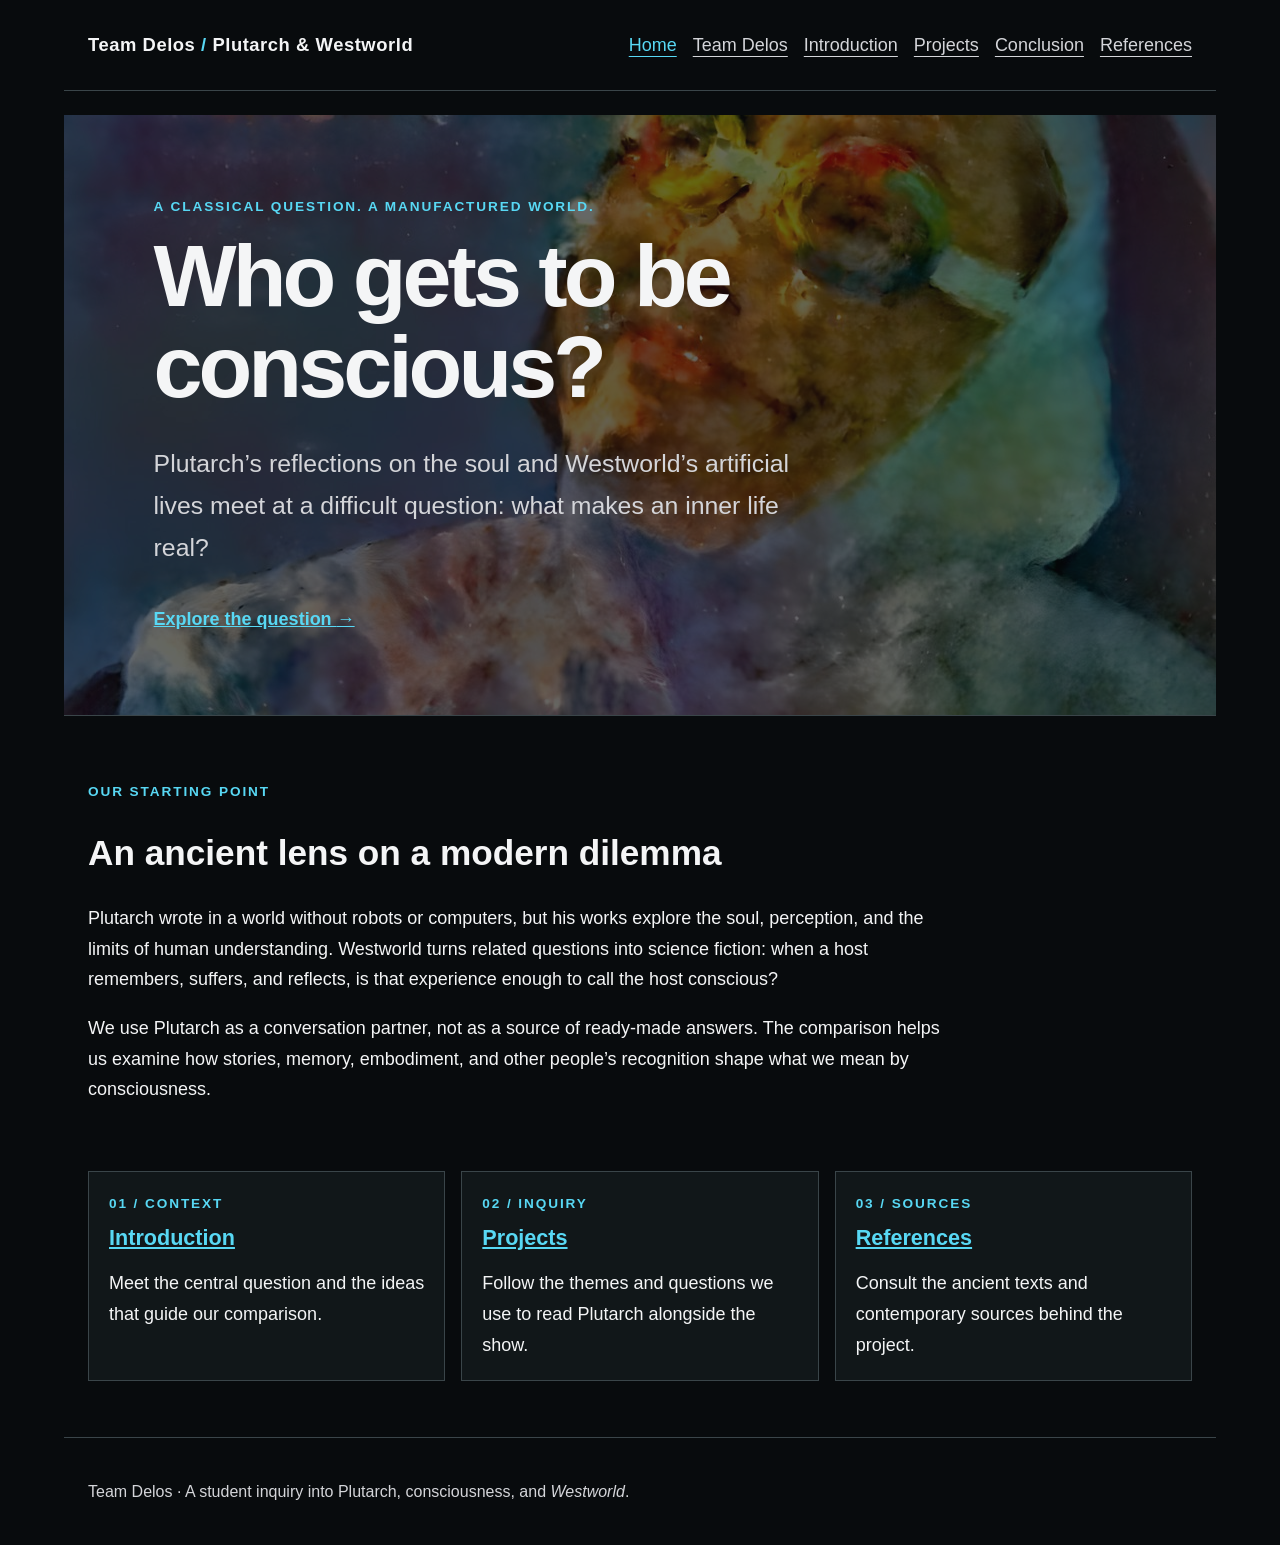
<file: index.html>
<!DOCTYPE html>
<html lang="en">
<head>
  <meta charset="utf-8">
  <meta name="viewport" content="width=device-width, initial-scale=1">
  <title>Plutarch, Consciousness &amp; Westworld</title>
  <link rel="stylesheet" href="styles.css">
</head>
<body>
  <a class="skip-link" href="#main">Skip to main content</a>

  <header class="site-header">
    <p class="site-title"><a href="index.html">Team Delos <span aria-hidden="true">/</span> Plutarch &amp; Westworld</a></p>
    <nav aria-label="Main navigation">
      <ul>
        <li><a href="index.html" aria-current="page">Home</a></li>
        <li><a href="team.html">Team Delos</a></li>
        <li><a href="introduction.html">Introduction</a></li>
        <li><a href="projects.html">Projects</a></li>
        <li><a href="conclusion.html">Conclusion</a></li>
        <li><a href="references.html">References</a></li>
      </ul>
    </nav>
  </header>

  <main id="main">
    <section class="hero" aria-labelledby="page-title">
      <img class="cover-image" src="images/Site_Cover_Page" alt="Cover artwork for Team Delos's project on Plutarch, consciousness, and Westworld">
      <p class="eyebrow">A classical question. A manufactured world.</p>
      <h1 id="page-title">Who gets to be conscious?</h1>
      <p class="lead">Plutarch’s reflections on the soul and Westworld’s artificial lives meet at a difficult question: what makes an inner life real?</p>
      <a class="text-link" href="introduction.html">Explore the question <span aria-hidden="true">→</span></a>
    </section>

    <section class="content-section" aria-labelledby="perspective-title">
      <p class="eyebrow">Our starting point</p>
      <h2 id="perspective-title">An ancient lens on a modern dilemma</h2>
      <p>Plutarch wrote in a world without robots or computers, but his works explore the soul, perception, and the limits of human understanding. Westworld turns related questions into science fiction: when a host remembers, suffers, and reflects, is that experience enough to call the host conscious?</p>
      <p>We use Plutarch as a conversation partner, not as a source of ready-made answers. The comparison helps us examine how stories, memory, embodiment, and other people’s recognition shape what we mean by consciousness.</p>
    </section>

    <section class="feature-grid" aria-label="Explore the site">
      <article class="feature-card"><p class="eyebrow">01 / Context</p><h2><a href="introduction.html">Introduction</a></h2><p>Meet the central question and the ideas that guide our comparison.</p></article>
      <article class="feature-card"><p class="eyebrow">02 / Inquiry</p><h2><a href="projects.html">Projects</a></h2><p>Follow the themes and questions we use to read Plutarch alongside the show.</p></article>
      <article class="feature-card"><p class="eyebrow">03 / Sources</p><h2><a href="references.html">References</a></h2><p>Consult the ancient texts and contemporary sources behind the project.</p></article>
    </section>
  </main>

  <footer class="site-footer">
    <p>Team Delos · A student inquiry into Plutarch, consciousness, and <cite>Westworld</cite>.</p>
  </footer>
</body>
</html>
</file>
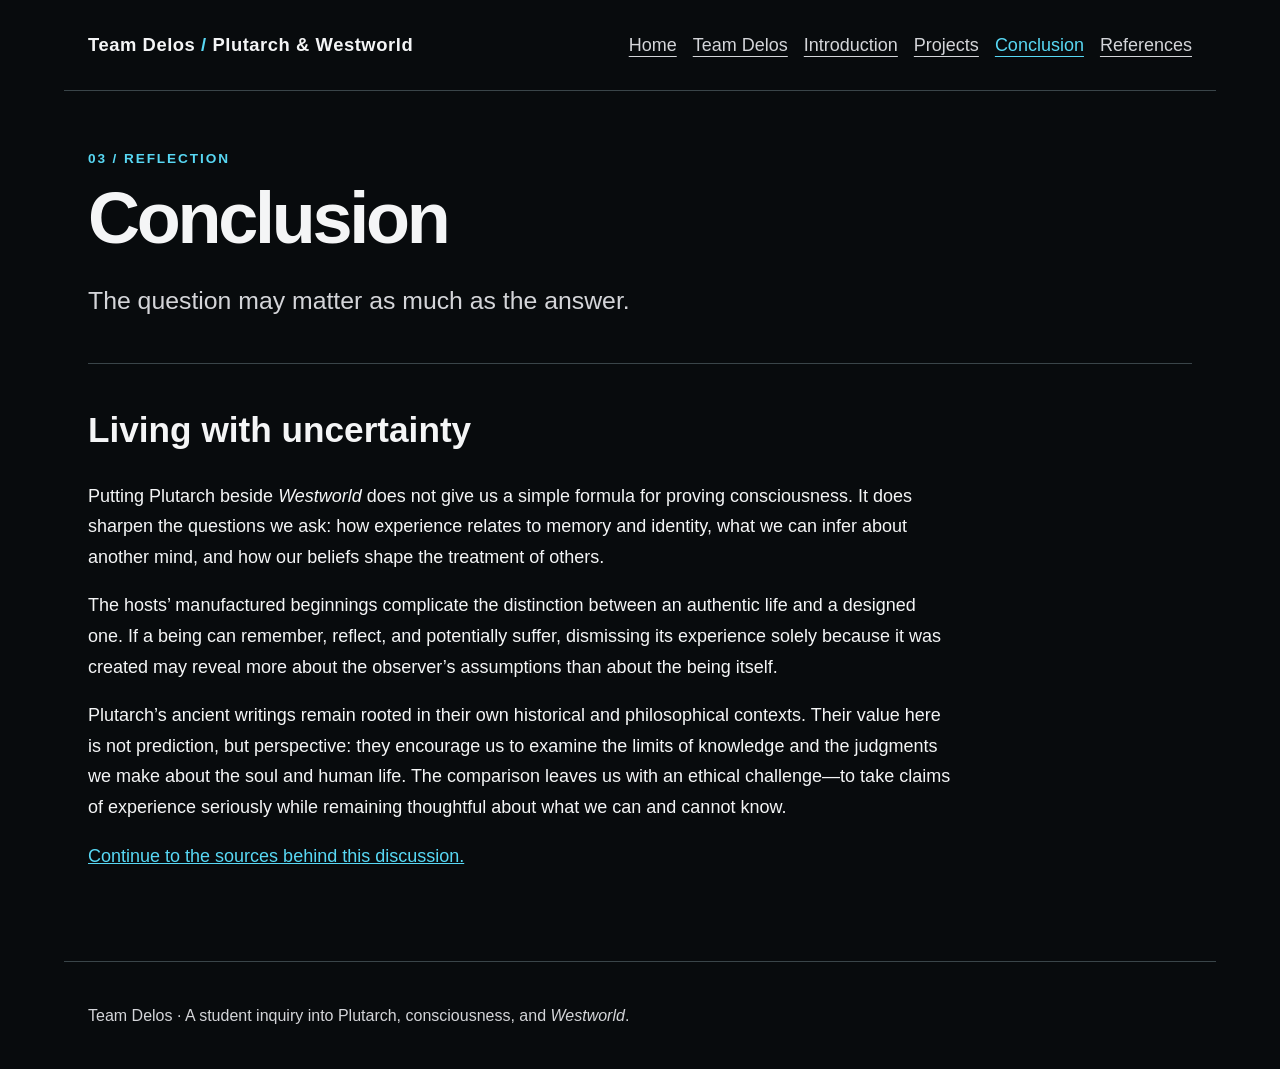
<file: conclusion.html>
<!DOCTYPE html>
<html lang="en">
<head>
  <meta charset="utf-8">
  <meta name="viewport" content="width=device-width, initial-scale=1">
  <title>Conclusion | Plutarch &amp; Westworld</title>
  <link rel="stylesheet" href="styles.css">
</head>
<body>
  <a class="skip-link" href="#main">Skip to main content</a>
  <header class="site-header">
    <p class="site-title"><a href="index.html">Team Delos <span aria-hidden="true">/</span> Plutarch &amp; Westworld</a></p>
    <nav aria-label="Main navigation"><ul>
      <li><a href="index.html">Home</a></li><li><a href="team.html">Team Delos</a></li><li><a href="introduction.html">Introduction</a></li><li><a href="projects.html">Projects</a></li><li><a href="conclusion.html" aria-current="page">Conclusion</a></li><li><a href="references.html">References</a></li>
    </ul></nav>
  </header>
  <main id="main">
    <header class="page-heading"><p class="eyebrow">03 / Reflection</p><h1>Conclusion</h1><p class="lead">The question may matter as much as the answer.</p></header>
    <article class="page-content">
      <h2>Living with uncertainty</h2>
      <p>Putting Plutarch beside <cite>Westworld</cite> does not give us a simple formula for proving consciousness. It does sharpen the questions we ask: how experience relates to memory and identity, what we can infer about another mind, and how our beliefs shape the treatment of others.</p>
      <p>The hosts’ manufactured beginnings complicate the distinction between an authentic life and a designed one. If a being can remember, reflect, and potentially suffer, dismissing its experience solely because it was created may reveal more about the observer’s assumptions than about the being itself.</p>
      <p>Plutarch’s ancient writings remain rooted in their own historical and philosophical contexts. Their value here is not prediction, but perspective: they encourage us to examine the limits of knowledge and the judgments we make about the soul and human life. The comparison leaves us with an ethical challenge—to take claims of experience seriously while remaining thoughtful about what we can and cannot know.</p>
      <p><a href="references.html">Continue to the sources behind this discussion.</a></p>
    </article>
  </main>
  <footer class="site-footer"><p>Team Delos · A student inquiry into Plutarch, consciousness, and <cite>Westworld</cite>.</p></footer>
</body>
</html>
</file>
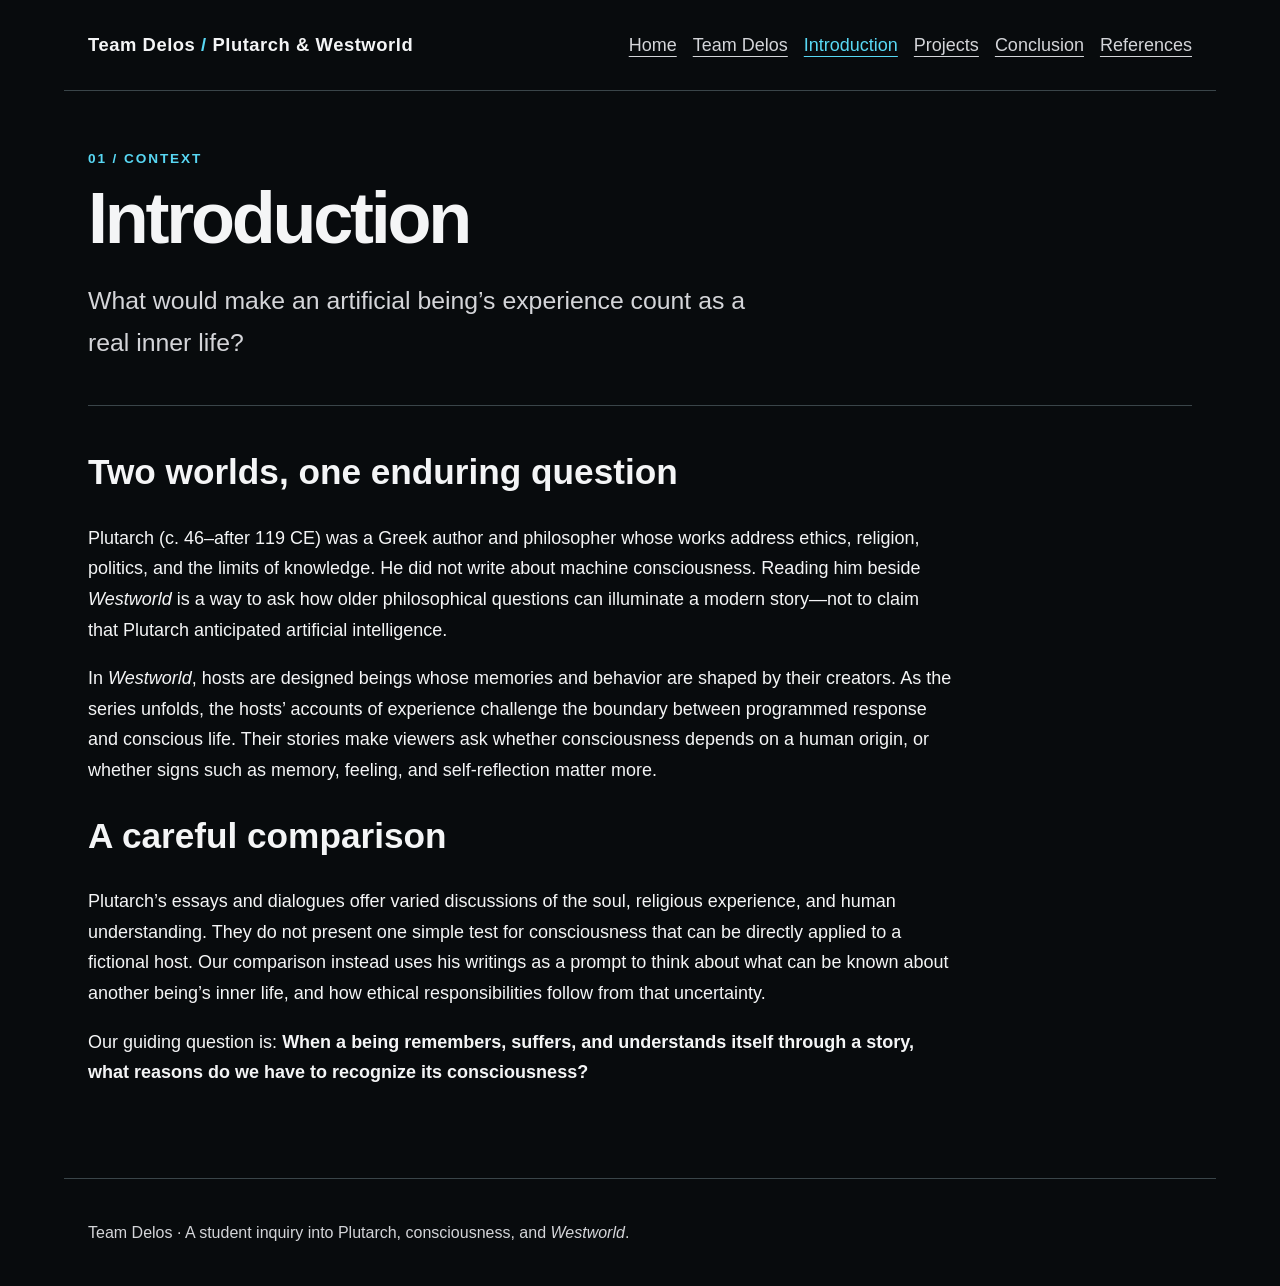
<file: introduction.html>
<!DOCTYPE html>
<html lang="en">
<head>
  <meta charset="utf-8">
  <meta name="viewport" content="width=device-width, initial-scale=1">
  <title>Introduction | Plutarch &amp; Westworld</title>
  <link rel="stylesheet" href="styles.css">
</head>
<body>
  <a class="skip-link" href="#main">Skip to main content</a>
  <header class="site-header">
    <p class="site-title"><a href="index.html">Team Delos <span aria-hidden="true">/</span> Plutarch &amp; Westworld</a></p>
    <nav aria-label="Main navigation"><ul>
      <li><a href="index.html">Home</a></li><li><a href="team.html">Team Delos</a></li><li><a href="introduction.html" aria-current="page">Introduction</a></li><li><a href="projects.html">Projects</a></li><li><a href="conclusion.html">Conclusion</a></li><li><a href="references.html">References</a></li>
    </ul></nav>
  </header>
  <main id="main">
    <header class="page-heading"><p class="eyebrow">01 / Context</p><h1>Introduction</h1><p class="lead">What would make an artificial being’s experience count as a real inner life?</p></header>
    <article class="page-content">
      <h2>Two worlds, one enduring question</h2>
      <p>Plutarch (c. 46–after 119 CE) was a Greek author and philosopher whose works address ethics, religion, politics, and the limits of knowledge. He did not write about machine consciousness. Reading him beside <cite>Westworld</cite> is a way to ask how older philosophical questions can illuminate a modern story—not to claim that Plutarch anticipated artificial intelligence.</p>
      <p>In <cite>Westworld</cite>, hosts are designed beings whose memories and behavior are shaped by their creators. As the series unfolds, the hosts’ accounts of experience challenge the boundary between programmed response and conscious life. Their stories make viewers ask whether consciousness depends on a human origin, or whether signs such as memory, feeling, and self-reflection matter more.</p>
      <h2>A careful comparison</h2>
      <p>Plutarch’s essays and dialogues offer varied discussions of the soul, religious experience, and human understanding. They do not present one simple test for consciousness that can be directly applied to a fictional host. Our comparison instead uses his writings as a prompt to think about what can be known about another being’s inner life, and how ethical responsibilities follow from that uncertainty.</p>
      <p>Our guiding question is: <strong>When a being remembers, suffers, and understands itself through a story, what reasons do we have to recognize its consciousness?</strong></p>
    </article>
  </main>
  <footer class="site-footer"><p>Team Delos · A student inquiry into Plutarch, consciousness, and <cite>Westworld</cite>.</p></footer>
</body>
</html>
</file>
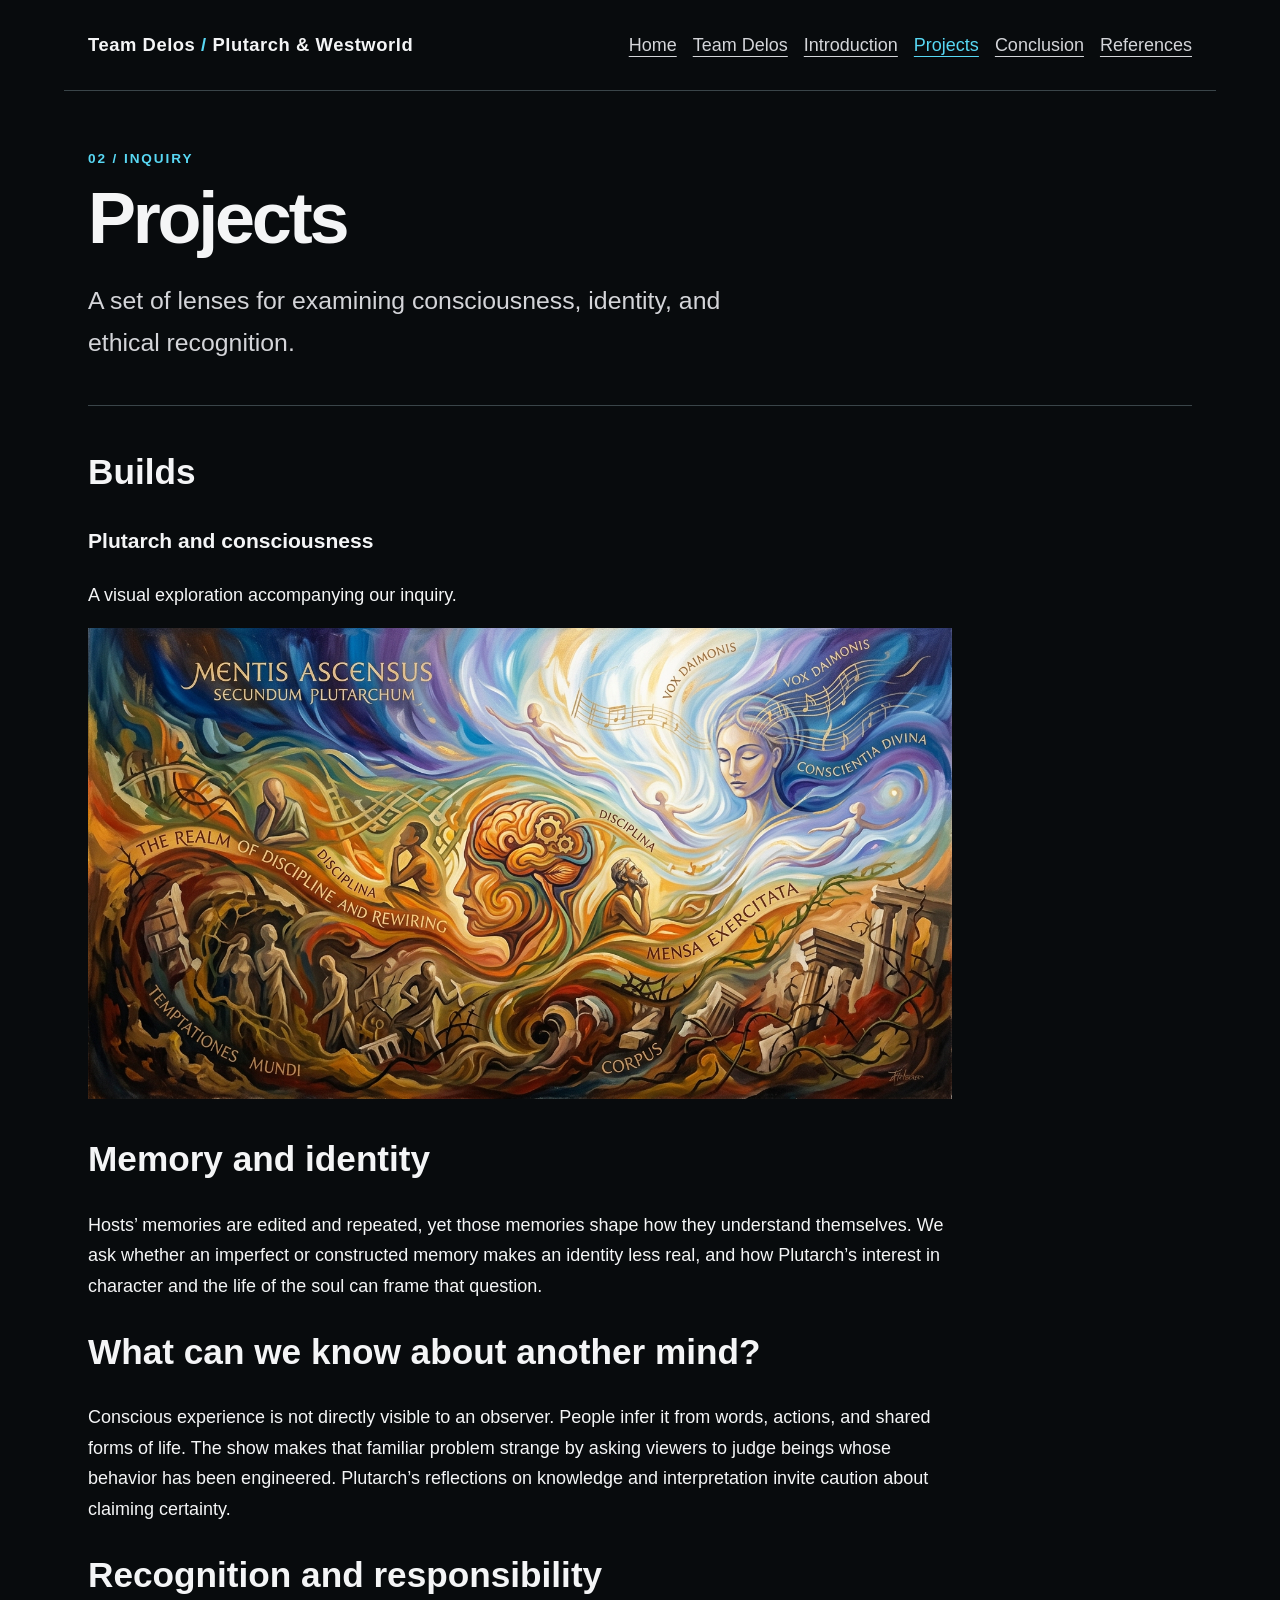
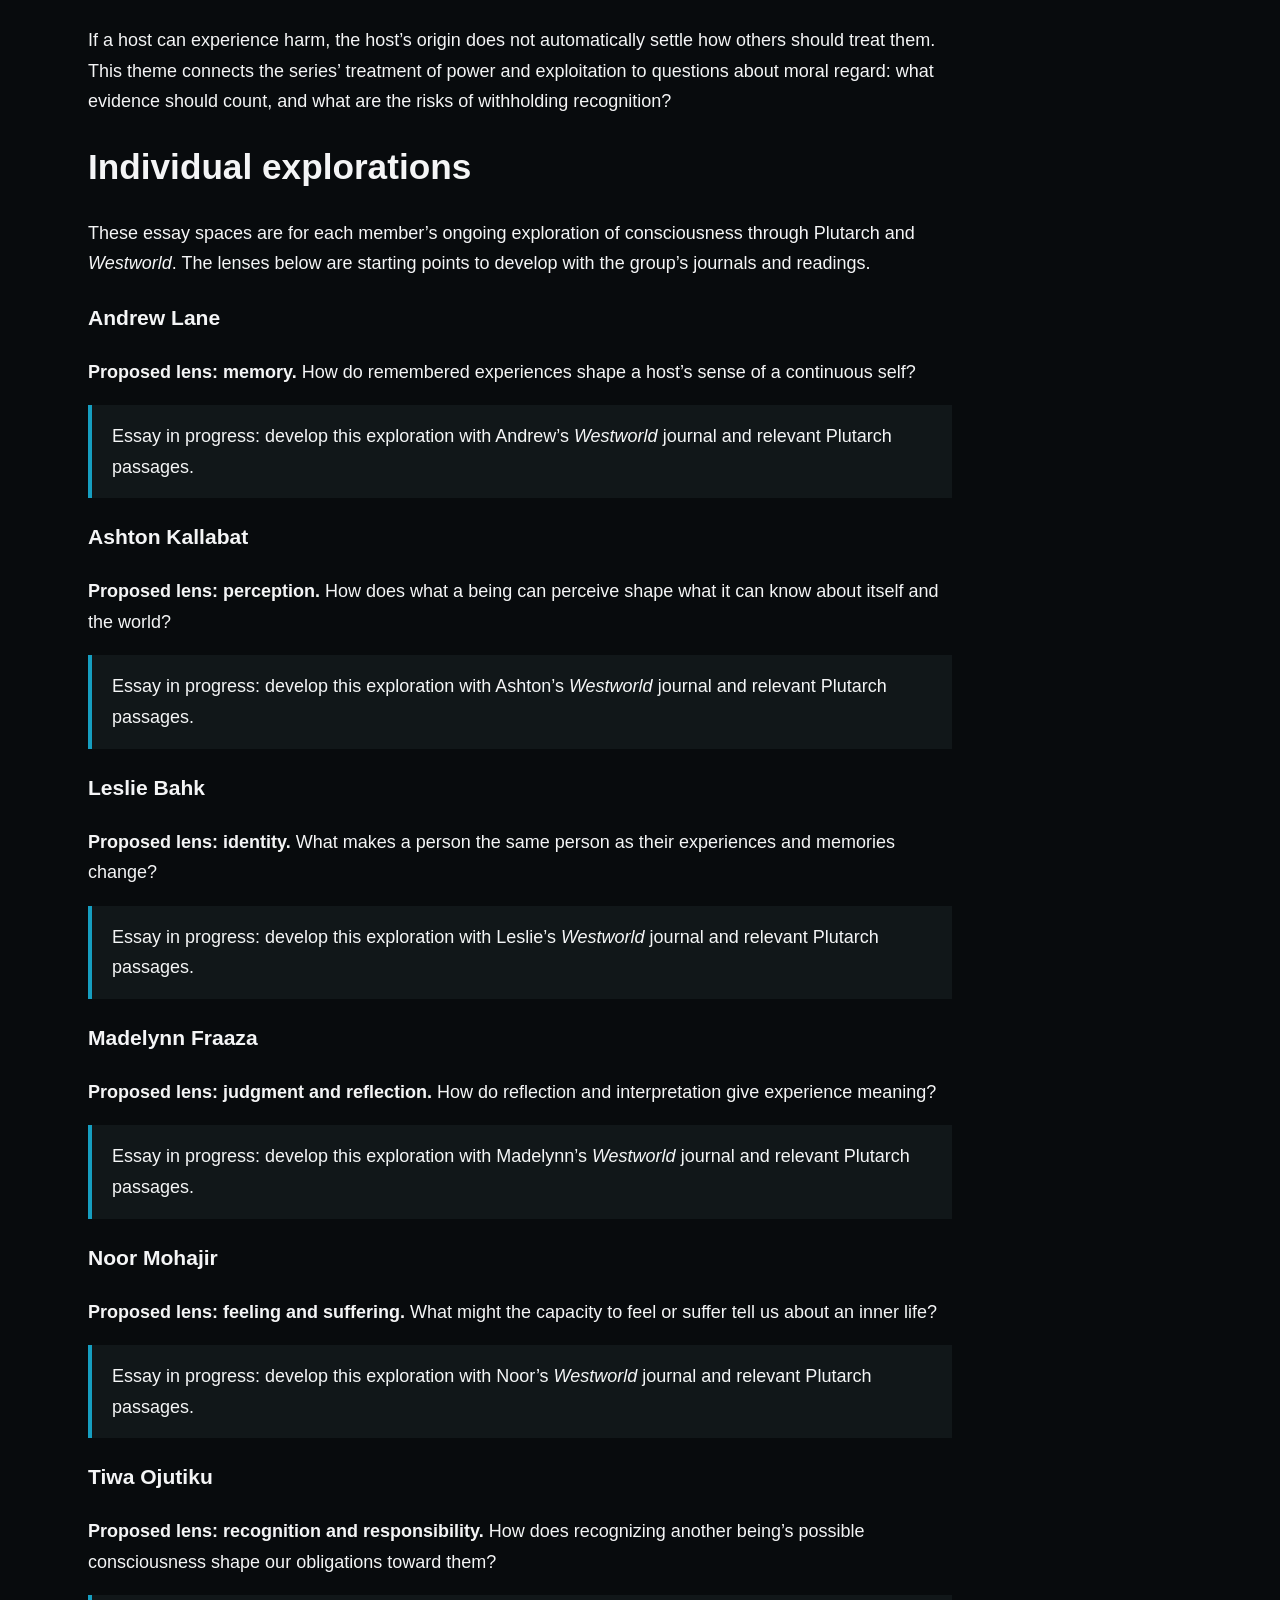
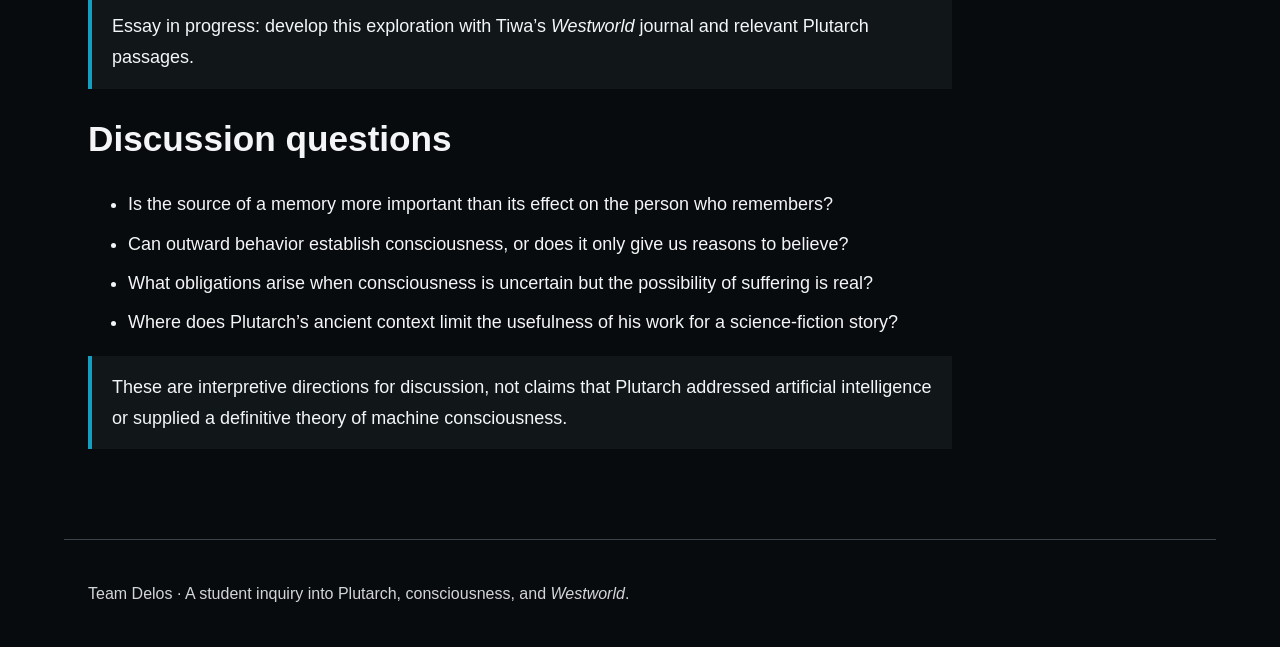
<file: projects.html>
<!DOCTYPE html>
<html lang="en">
<head>
  <meta charset="utf-8">
  <meta name="viewport" content="width=device-width, initial-scale=1">
  <title>Projects | Plutarch &amp; Westworld</title>
  <link rel="stylesheet" href="styles.css">
</head>
<body>
  <a class="skip-link" href="#main">Skip to main content</a>
  <header class="site-header">
    <p class="site-title"><a href="index.html">Team Delos <span aria-hidden="true">/</span> Plutarch &amp; Westworld</a></p>
    <nav aria-label="Main navigation"><ul>
      <li><a href="index.html">Home</a></li><li><a href="team.html">Team Delos</a></li><li><a href="introduction.html">Introduction</a></li><li><a href="projects.html" aria-current="page">Projects</a></li><li><a href="conclusion.html">Conclusion</a></li><li><a href="references.html">References</a></li>
    </ul></nav>
  </header>
  <main id="main">
    <header class="page-heading"><p class="eyebrow">02 / Inquiry</p><h1>Projects</h1><p class="lead">A set of lenses for examining consciousness, identity, and ethical recognition.</p></header>
    <section class="page-content" aria-label="Project themes">
      <h2>Builds</h2>
      <article><h3>Plutarch and consciousness</h3><p>A visual exploration accompanying our inquiry.</p><img src="images/Plutarch_Consciousness_Image" alt="Visual artwork for the project on Plutarch and consciousness"></article>
      <article><h2>Memory and identity</h2><p>Hosts’ memories are edited and repeated, yet those memories shape how they understand themselves. We ask whether an imperfect or constructed memory makes an identity less real, and how Plutarch’s interest in character and the life of the soul can frame that question.</p></article>
      <article><h2>What can we know about another mind?</h2><p>Conscious experience is not directly visible to an observer. People infer it from words, actions, and shared forms of life. The show makes that familiar problem strange by asking viewers to judge beings whose behavior has been engineered. Plutarch’s reflections on knowledge and interpretation invite caution about claiming certainty.</p></article>
      <article><h2>Recognition and responsibility</h2><p>If a host can experience harm, the host’s origin does not automatically settle how others should treat them. This theme connects the series’ treatment of power and exploitation to questions about moral regard: what evidence should count, and what are the risks of withholding recognition?</p></article>
      <h2>Individual explorations</h2>
      <p>These essay spaces are for each member’s ongoing exploration of consciousness through Plutarch and <cite>Westworld</cite>. The lenses below are starting points to develop with the group’s journals and readings.</p>
      <article><h3>Andrew Lane</h3><p><strong>Proposed lens: memory.</strong> How do remembered experiences shape a host’s sense of a continuous self?</p><p class="note">Essay in progress: develop this exploration with Andrew’s <cite>Westworld</cite> journal and relevant Plutarch passages.</p></article>
      <article><h3>Ashton Kallabat</h3><p><strong>Proposed lens: perception.</strong> How does what a being can perceive shape what it can know about itself and the world?</p><p class="note">Essay in progress: develop this exploration with Ashton’s <cite>Westworld</cite> journal and relevant Plutarch passages.</p></article>
      <article><h3>Leslie Bahk</h3><p><strong>Proposed lens: identity.</strong> What makes a person the same person as their experiences and memories change?</p><p class="note">Essay in progress: develop this exploration with Leslie’s <cite>Westworld</cite> journal and relevant Plutarch passages.</p></article>
      <article><h3>Madelynn Fraaza</h3><p><strong>Proposed lens: judgment and reflection.</strong> How do reflection and interpretation give experience meaning?</p><p class="note">Essay in progress: develop this exploration with Madelynn’s <cite>Westworld</cite> journal and relevant Plutarch passages.</p></article>
      <article><h3>Noor Mohajir</h3><p><strong>Proposed lens: feeling and suffering.</strong> What might the capacity to feel or suffer tell us about an inner life?</p><p class="note">Essay in progress: develop this exploration with Noor’s <cite>Westworld</cite> journal and relevant Plutarch passages.</p></article>
      <article><h3>Tiwa Ojutiku</h3><p><strong>Proposed lens: recognition and responsibility.</strong> How does recognizing another being’s possible consciousness shape our obligations toward them?</p><p class="note">Essay in progress: develop this exploration with Tiwa’s <cite>Westworld</cite> journal and relevant Plutarch passages.</p></article>
      <article><h2>Discussion questions</h2><ul><li>Is the source of a memory more important than its effect on the person who remembers?</li><li>Can outward behavior establish consciousness, or does it only give us reasons to believe?</li><li>What obligations arise when consciousness is uncertain but the possibility of suffering is real?</li><li>Where does Plutarch’s ancient context limit the usefulness of his work for a science-fiction story?</li></ul></article>
      <p class="note">These are interpretive directions for discussion, not claims that Plutarch addressed artificial intelligence or supplied a definitive theory of machine consciousness.</p>
    </section>
  </main>
  <footer class="site-footer"><p>Team Delos · A student inquiry into Plutarch, consciousness, and <cite>Westworld</cite>.</p></footer>
</body>
</html>
</file>
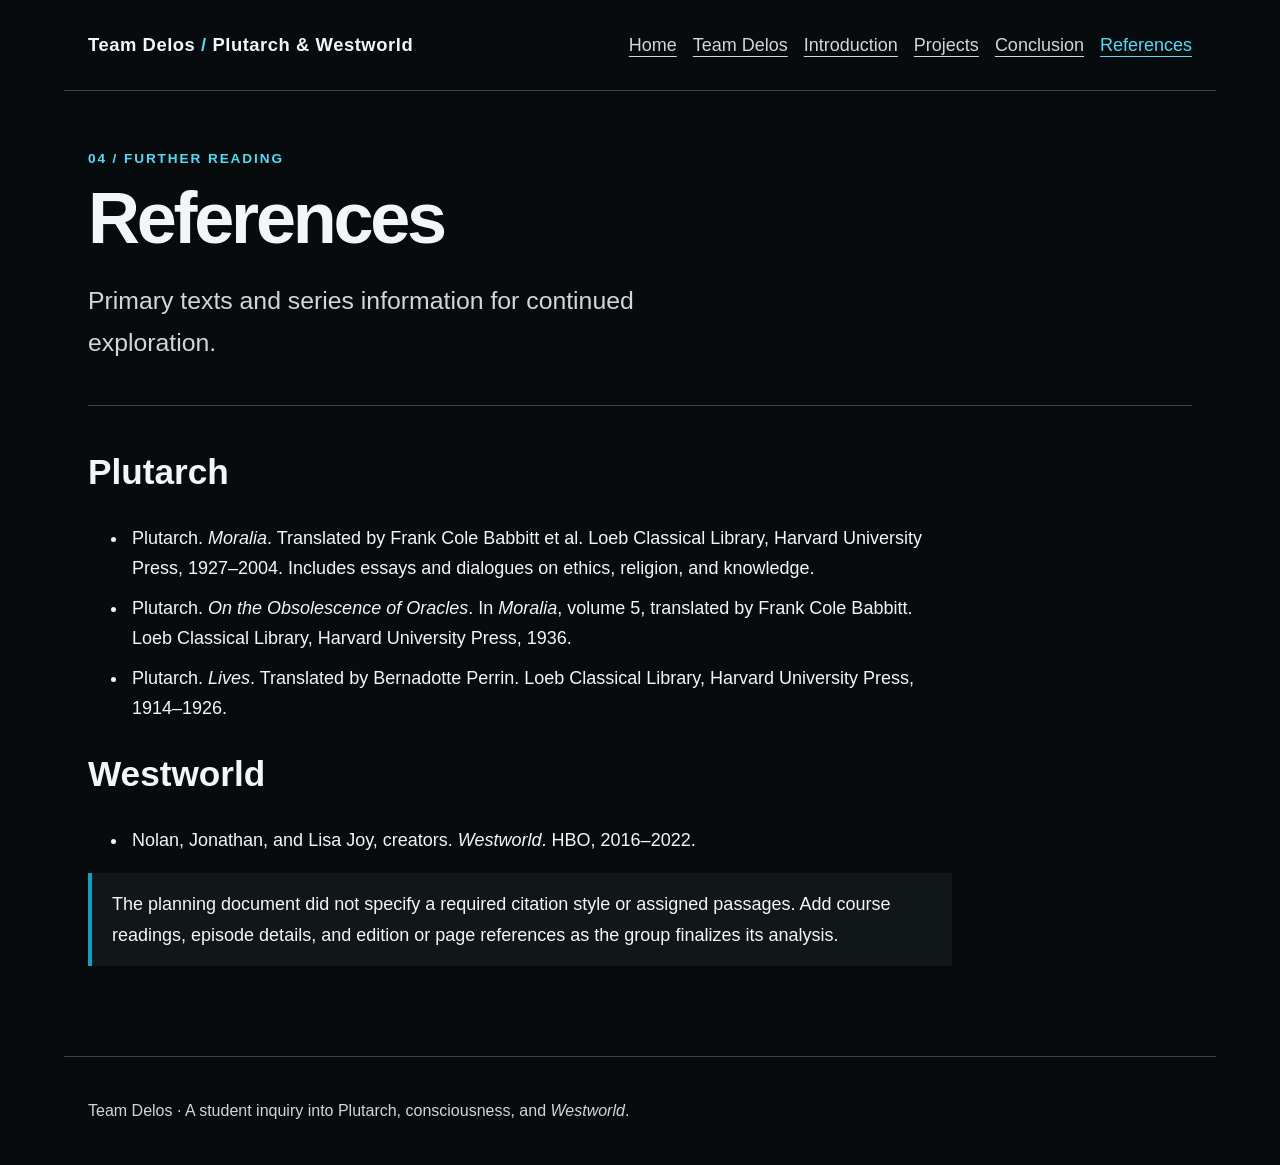
<file: references.html>
<!DOCTYPE html>
<html lang="en">
<head>
  <meta charset="utf-8">
  <meta name="viewport" content="width=device-width, initial-scale=1">
  <title>References | Plutarch &amp; Westworld</title>
  <link rel="stylesheet" href="styles.css">
</head>
<body>
  <a class="skip-link" href="#main">Skip to main content</a>
  <header class="site-header">
    <p class="site-title"><a href="index.html">Team Delos <span aria-hidden="true">/</span> Plutarch &amp; Westworld</a></p>
    <nav aria-label="Main navigation"><ul>
      <li><a href="index.html">Home</a></li><li><a href="team.html">Team Delos</a></li><li><a href="introduction.html">Introduction</a></li><li><a href="projects.html">Projects</a></li><li><a href="conclusion.html">Conclusion</a></li><li><a href="references.html" aria-current="page">References</a></li>
    </ul></nav>
  </header>
  <main id="main">
    <header class="page-heading"><p class="eyebrow">04 / Further reading</p><h1>References</h1><p class="lead">Primary texts and series information for continued exploration.</p></header>
    <section class="page-content">
      <h2>Plutarch</h2>
      <ul class="reference-list">
        <li>Plutarch. <cite>Moralia</cite>. Translated by Frank Cole Babbitt et al. Loeb Classical Library, Harvard University Press, 1927–2004. Includes essays and dialogues on ethics, religion, and knowledge.</li>
        <li>Plutarch. <cite>On the Obsolescence of Oracles</cite>. In <cite>Moralia</cite>, volume 5, translated by Frank Cole Babbitt. Loeb Classical Library, Harvard University Press, 1936.</li>
        <li>Plutarch. <cite>Lives</cite>. Translated by Bernadotte Perrin. Loeb Classical Library, Harvard University Press, 1914–1926.</li>
      </ul>
      <h2>Westworld</h2>
      <ul class="reference-list">
        <li>Nolan, Jonathan, and Lisa Joy, creators. <cite>Westworld</cite>. HBO, 2016–2022.</li>
      </ul>
      <p class="note">The planning document did not specify a required citation style or assigned passages. Add course readings, episode details, and edition or page references as the group finalizes its analysis.</p>
    </section>
  </main>
  <footer class="site-footer"><p>Team Delos · A student inquiry into Plutarch, consciousness, and <cite>Westworld</cite>.</p></footer>
</body>
</html>
</file>
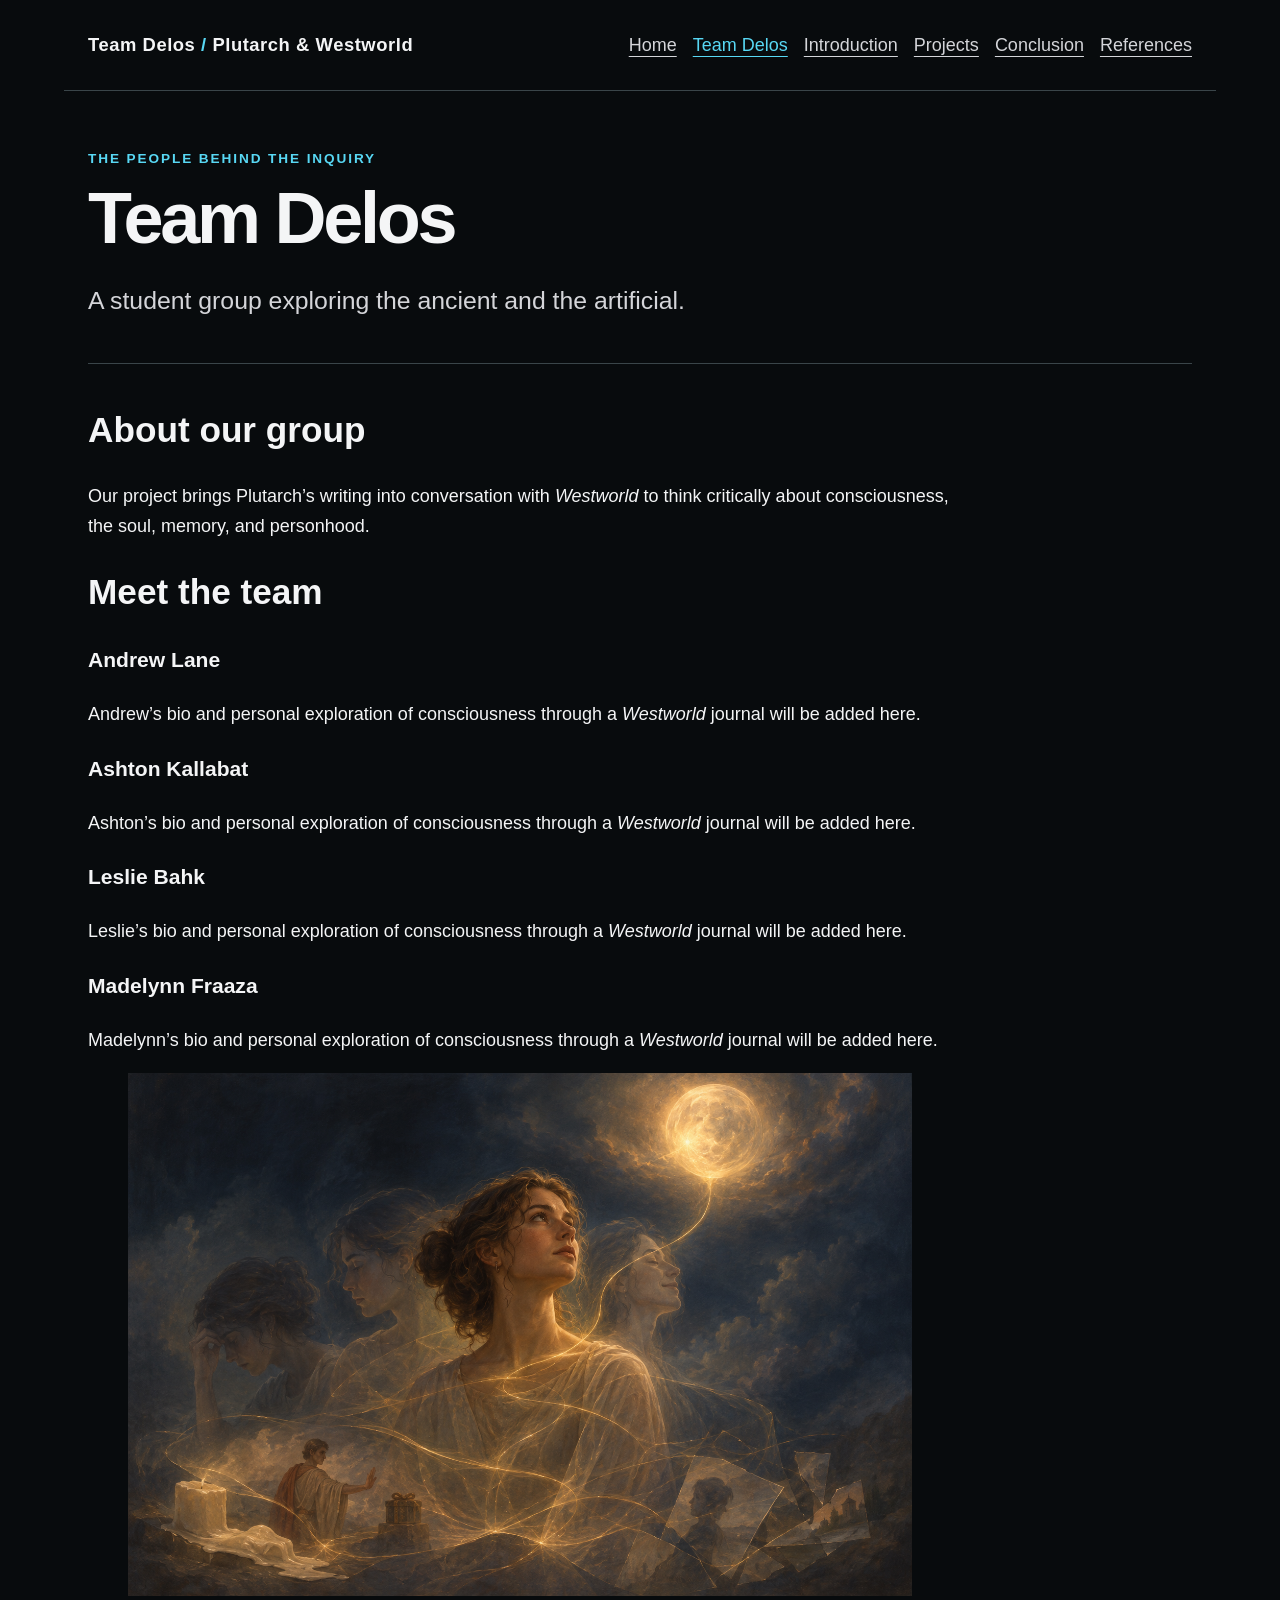
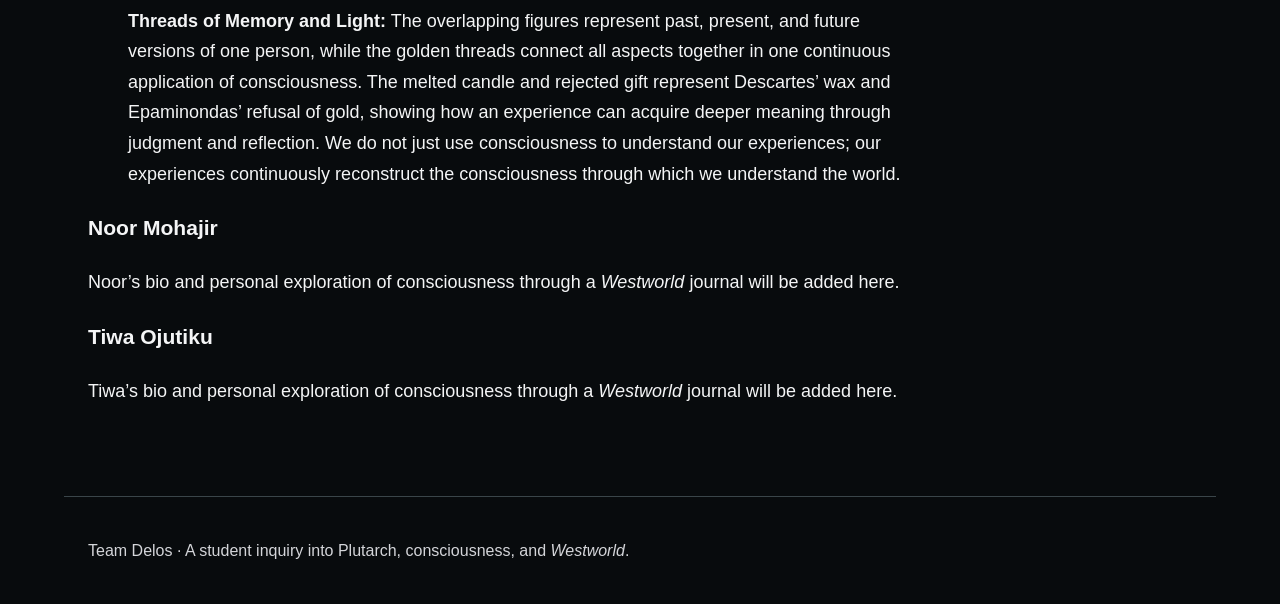
<file: team.html>
<!DOCTYPE html>
<html lang="en">
<head>
  <meta charset="utf-8">
  <meta name="viewport" content="width=device-width, initial-scale=1">
  <title>Team Delos | Plutarch &amp; Westworld</title>
  <link rel="stylesheet" href="styles.css">
</head>
<body>
  <a class="skip-link" href="#main">Skip to main content</a>
  <header class="site-header">
    <p class="site-title"><a href="index.html">Team Delos <span aria-hidden="true">/</span> Plutarch &amp; Westworld</a></p>
    <nav aria-label="Main navigation"><ul>
      <li><a href="index.html">Home</a></li><li><a href="team.html" aria-current="page">Team Delos</a></li><li><a href="introduction.html">Introduction</a></li><li><a href="projects.html">Projects</a></li><li><a href="conclusion.html">Conclusion</a></li><li><a href="references.html">References</a></li>
    </ul></nav>
  </header>
  <main id="main">
    <header class="page-heading"><p class="eyebrow">The people behind the inquiry</p><h1>Team Delos</h1><p class="lead">A student group exploring the ancient and the artificial.</p></header>
    <section class="page-content" aria-labelledby="about-title">
      <h2 id="about-title">About our group</h2>
      <p>Our project brings Plutarch’s writing into conversation with <cite>Westworld</cite> to think critically about consciousness, the soul, memory, and personhood.</p>
      <h2>Meet the team</h2>
      <article>
        <h3>Andrew Lane</h3>
        <p>Andrew’s bio and personal exploration of consciousness through a <cite>Westworld</cite> journal will be added here.</p>
      </article>
      <article>
        <h3>Ashton Kallabat</h3>
        <p>Ashton’s bio and personal exploration of consciousness through a <cite>Westworld</cite> journal will be added here.</p>
      </article>
      <article>
        <h3>Leslie Bahk</h3>
        <p>Leslie’s bio and personal exploration of consciousness through a <cite>Westworld</cite> journal will be added here.</p>
      </article>
      <article>
        <h3>Madelynn Fraaza</h3>
        <p>Madelynn’s bio and personal exploration of consciousness through a <cite>Westworld</cite> journal will be added here.</p>
        <figure>
          <img src="images/Threads_of_Memory_and_Light.png" alt="Artwork with overlapping figures connected by golden threads, alongside a melted candle and a rejected gift">
          <figcaption><strong>Threads of Memory and Light:</strong> The overlapping figures represent past, present, and future versions of one person, while the golden threads connect all aspects together in one continuous application of consciousness. The melted candle and rejected gift represent Descartes’ wax and Epaminondas’ refusal of gold, showing how an experience can acquire deeper meaning through judgment and reflection. We do not just use consciousness to understand our experiences; our experiences continuously reconstruct the consciousness through which we understand the world.</figcaption>
        </figure>
      </article>
      <article>
        <h3>Noor Mohajir</h3>
        <p>Noor’s bio and personal exploration of consciousness through a <cite>Westworld</cite> journal will be added here.</p>
      </article>
      <article>
        <h3>Tiwa Ojutiku</h3>
        <p>Tiwa’s bio and personal exploration of consciousness through a <cite>Westworld</cite> journal will be added here.</p>
      </article>
    </section>
  </main>
  <footer class="site-footer"><p>Team Delos · A student inquiry into Plutarch, consciousness, and <cite>Westworld</cite>.</p></footer>
</body>
</html>
</file>
<file: styles.css>
:root {
  color-scheme: dark;
  --text: #f4f5f6;
  --muted: #d4d5d9;
  --background: #080b0d;
  --surface: #111719;
  --accent: #169EC0;
  --accent-text: #58d8f4;
  --border: #3a4549;
  --max-width: 72rem;
}

*,
*::before,
*::after {
  box-sizing: border-box;
}

body {
  margin: 0;
  font-family: "Presicav", "FF DIN Pro Condensed", "Arial Narrow", "Roboto Condensed", "Segoe UI", sans-serif;
  font-size: 1.125rem;
  line-height: 1.7;
  color: var(--text);
  background: var(--background);
}

.site-header,
main,
.site-footer {
  max-width: var(--max-width);
  margin: 0 auto;
  padding: 1.5rem 1.5rem;
}

.site-header {
  display: flex;
  flex-wrap: wrap;
  align-items: center;
  justify-content: space-between;
  gap: 1rem 2rem;
  border-bottom: 1px solid var(--border);
  background: #080b0d;
}

.site-title {
  margin: 0;
  font-weight: 700;
}

.site-title a {
  color: inherit;
  text-decoration: none;
}

nav ul {
  display: flex;
  flex-wrap: wrap;
  gap: 0.35rem 1rem;
  margin: 0;
  padding: 0;
  list-style: none;
}

nav a {
  display: inline-block;
  padding: 0.35rem 0;
  color: var(--muted);
  text-decoration-thickness: 0.08em;
  text-underline-offset: 0.25em;
}

nav a[aria-current="page"] {
  color: var(--accent-text);
  text-decoration: underline;
}

a {
  color: var(--accent-text);
}

.site-title {
  font-size: 1.15rem;
  letter-spacing: 0.03em;
}

.site-title a {
  color: var(--text);
}

.site-title span,
.eyebrow {
  color: var(--accent-text);
}

a:focus-visible {
  outline: 3px solid var(--accent);
  outline-offset: 4px;
  border-radius: 2px;
}

h1 {
  max-width: 16ch;
  margin: 0.15em 0 0.35em;
  font-size: clamp(2.5rem, 7vw, 5.5rem);
  line-height: 1.03;
  letter-spacing: -0.045em;
}

h2 {
  line-height: 1.2;
}

.hero {
  position: relative;
  isolation: isolate;
  overflow: hidden;
  margin: 0 -1.5rem 2rem;
  padding: clamp(2rem, 7vw, 5rem) clamp(1.5rem, 7vw, 6rem);
  border-bottom: 1px solid var(--border);
  background: linear-gradient(90deg, rgba(8, 11, 13, 0.96), rgba(8, 11, 13, 0.66));
}

.cover-image {
  position: absolute;
  z-index: -1;
  inset: 0;
  width: 100%;
  height: 100%;
  object-fit: cover;
  opacity: 0.38;
}

.eyebrow {
  margin: 0 0 0.6rem;
  font-size: 0.85rem;
  font-weight: 700;
  letter-spacing: 0.14em;
  text-transform: uppercase;
}

.lead {
  max-width: 42rem;
  font-size: clamp(1.2rem, 2.3vw, 1.55rem);
  color: var(--muted);
}

.text-link {
  display: inline-block;
  margin-top: 0.6rem;
  font-weight: 700;
}

.content-section {
  max-width: 54rem;
  padding: 2rem 0;
}

.content-section h2,
.page-content h2 {
  font-size: clamp(1.65rem, 3vw, 2.2rem);
}

.feature-grid {
  display: grid;
  grid-template-columns: repeat(auto-fit, minmax(min(100%, 15rem), 1fr));
  gap: 1rem;
  margin: 1rem 0 2rem;
}

.feature-card {
  padding: 1.25rem;
  border: 1px solid var(--border);
  background: var(--surface);
}

.feature-card h2 {
  margin: 0.25rem 0;
  font-size: 1.35rem;
}

.feature-card p:last-child {
  margin-bottom: 0;
}

.page-heading {
  padding: 2rem 0 1rem;
  border-bottom: 1px solid var(--border);
}

.page-heading h1 {
  font-size: clamp(2.5rem, 6vw, 4.5rem);
}

.page-content {
  max-width: 54rem;
  padding: 1rem 0 3rem;
}

.page-content li {
  margin-bottom: 0.55rem;
}

.note {
  padding: 1rem 1.25rem;
  border-left: 4px solid var(--accent);
  background: var(--surface);
}

.reference-list li {
  padding-left: 0.25rem;
}

img,
video {
  max-width: 100%;
  height: auto;
}

.cover-image {
  max-width: none;
  height: 100%;
}

.site-footer {
  border-top: 1px solid var(--border);
  color: var(--muted);
  font-size: 1rem;
}

.skip-link {
  position: absolute;
  left: -999rem;
}

.skip-link:focus {
  left: 1rem;
  top: 1rem;
  padding: 0.5rem 0.75rem;
  background: var(--background);
}
</file>
